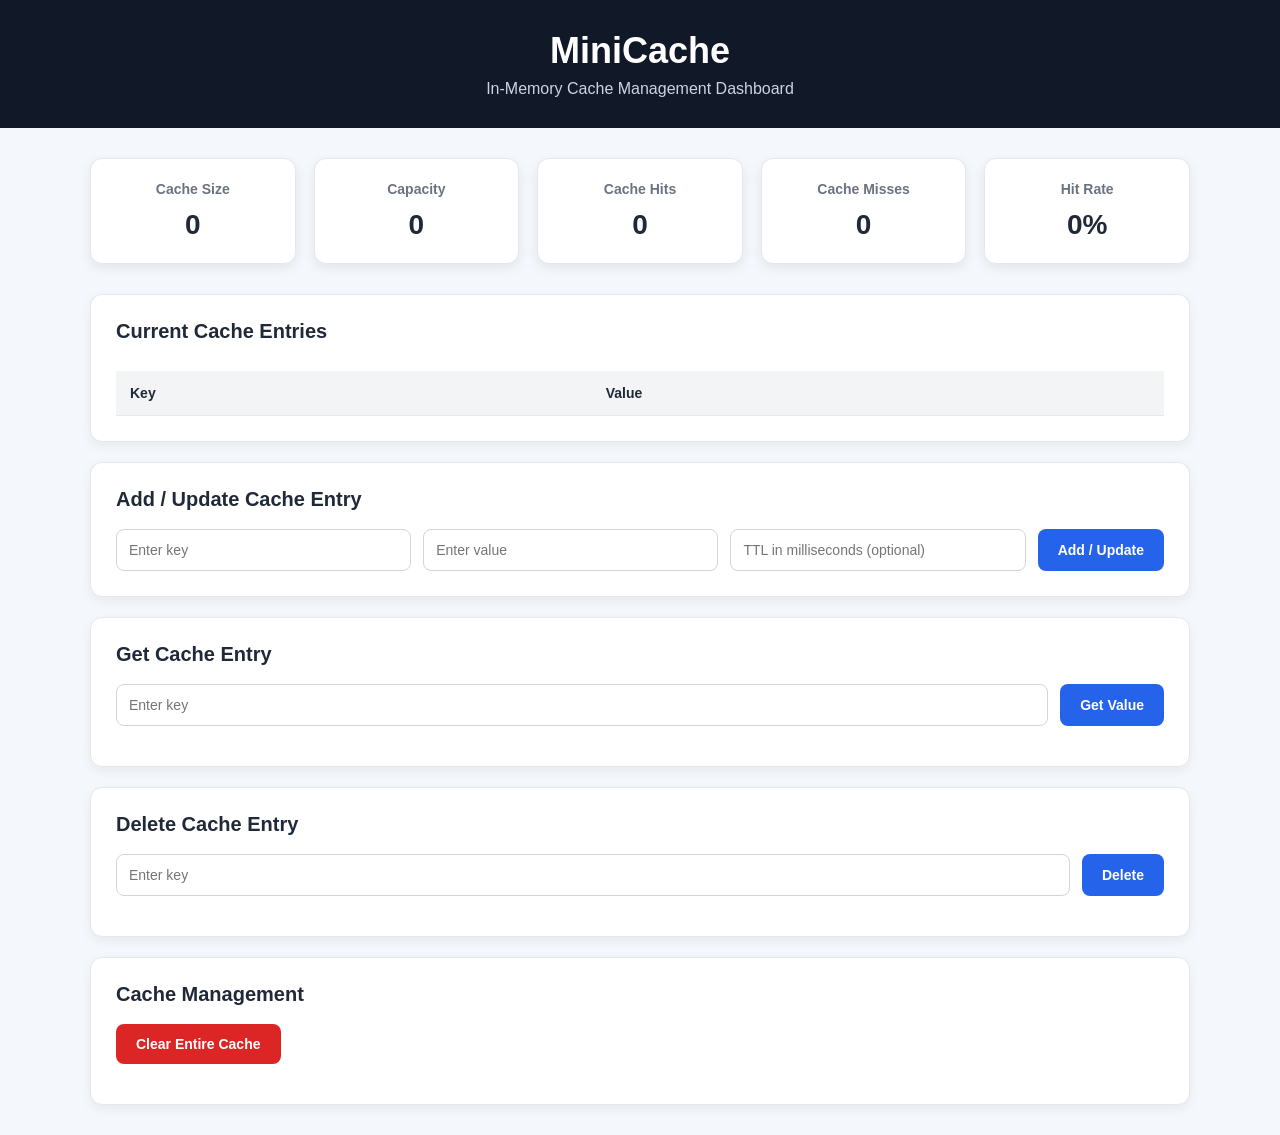
<file: frontend/index.html>
<!DOCTYPE html>
<html lang="en">

<head>
    <meta charset="UTF-8">
    <meta name="viewport" content="width=device-width, initial-scale=1.0">

    <title>MiniCache Dashboard</title>

    <link rel="stylesheet" href="style.css">
</head>

<body>

<header>
    <h1>MiniCache</h1>
    <p>In-Memory Cache Management Dashboard</p>
</header>

<main>

    <!-- Cache Information -->

    <section class="dashboard">

        <div class="card">
            <h3>Cache Size</h3>
            <p id="cacheSize">0</p>
        </div>

        <div class="card">
            <h3>Capacity</h3>
            <p id="capacity">0</p>
        </div>

        <div class="card">
            <h3>Cache Hits</h3>
            <p id="hits">0</p>
        </div>

        <div class="card">
            <h3>Cache Misses</h3>
            <p id="misses">0</p>
        </div>

        <div class="card">
            <h3>Hit Rate</h3>
            <p id="hitRate">0%</p>
        </div>

    </section>
    <!-- Cache Entries -->

    <section class="panel">

        <h2>Current Cache Entries</h2>

        <div class="table-container">

            <table>

                <thead>
                <tr>
                    <th>Key</th>
                    <th>Value</th>
                </tr>
                </thead>

                <tbody id="cacheEntries">
                </tbody>

            </table>

        </div>

    </section>

    <!-- Add Cache Entry -->

    <section class="panel">

        <h2>Add / Update Cache Entry</h2>

        <div class="form">

            <input
                    type="text"
                    id="key"
                    placeholder="Enter key"
            >

            <input
                    type="text"
                    id="value"
                    placeholder="Enter value"
            >

            <input
                    type="number"
                    id="ttl"
                    placeholder="TTL in milliseconds (optional)"
            >

            <button onclick="setCache()">
                Add / Update
            </button>

        </div>

    </section>


    <!-- Get Cache Entry -->

    <section class="panel">

        <h2>Get Cache Entry</h2>

        <div class="form">

            <input
                    type="text"
                    id="getKey"
                    placeholder="Enter key"
            >

            <button onclick="getCache()">
                Get Value
            </button>

        </div>

        <p id="getResult"></p>

    </section>


    <!-- Delete Cache Entry -->

    <section class="panel">

        <h2>Delete Cache Entry</h2>

        <div class="form">

            <input
                    type="text"
                    id="deleteKey"
                    placeholder="Enter key"
            >

            <button onclick="deleteCache()">
                Delete
            </button>

        </div>

        <p id="deleteResult"></p>

    </section>


    <!-- Clear Cache -->

    <section class="panel">

        <h2>Cache Management</h2>

        <button class="clear-button" onclick="clearCache()">
            Clear Entire Cache
        </button>

        <p id="clearResult"></p>

    </section>

</main>

<script src="script.js"></script>

</body>

</html>
</file>
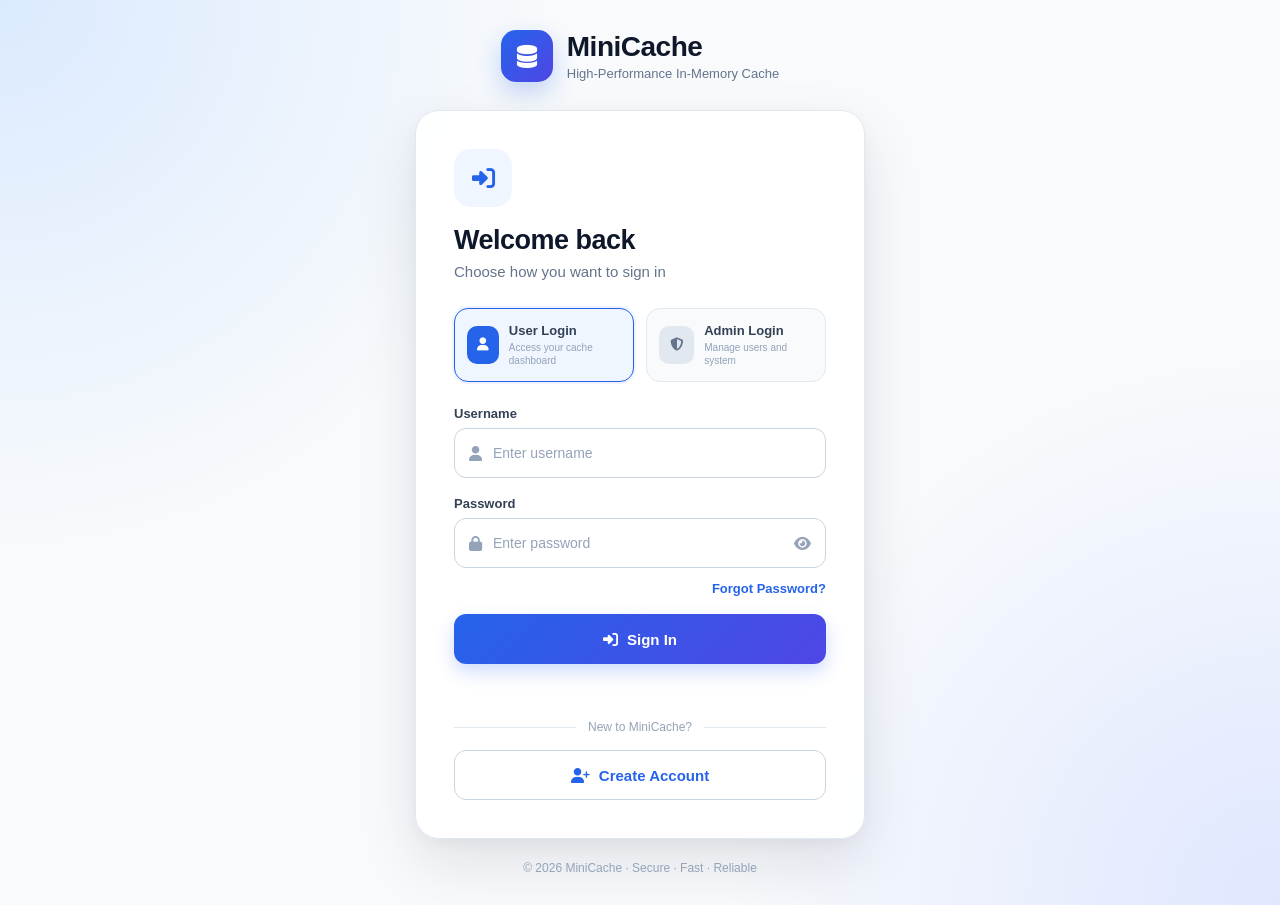
<file: src/main/resources/static/login.html>
<!DOCTYPE html>
<html lang="en">

<head>

    <meta charset="UTF-8">

    <meta name="viewport"
          content="width=device-width, initial-scale=1.0">

    <title>MiniCache | Login</title>

    <link rel="stylesheet"
          href="auth.css">

    <link rel="stylesheet"
          href="https://cdnjs.cloudflare.com/ajax/libs/font-awesome/6.5.2/css/all.min.css">

</head>

<body>

<div class="auth-page">

    <!-- BRAND -->

    <div class="auth-brand">

        <div class="brand-logo">
            <i class="fa-solid fa-database"></i>
        </div>

        <div>

            <h1>MiniCache</h1>

            <p>
                High-Performance In-Memory Cache
            </p>

        </div>

    </div>


    <!-- LOGIN CARD -->

    <div class="auth-card">

        <div class="auth-icon">

            <i class="fa-solid fa-right-to-bracket"></i>

        </div>


        <h2>Welcome back</h2>

        <p class="subtitle">
            Choose how you want to sign in
        </p>


        <!-- LOGIN TYPE -->

        <div class="login-options">

            <button
                    class="login-option active"
                    id="userLoginOption">

                <i class="fa-solid fa-user"></i>

                <span>
                        <strong>User Login</strong>
                        <small>Access your cache dashboard</small>
                    </span>

            </button>


            <button
                    class="login-option"
                    id="adminLoginOption">

                <i class="fa-solid fa-shield-halved"></i>

                <span>
                        <strong>Admin Login</strong>
                        <small>Manage users and system</small>
                    </span>

            </button>

        </div>


        <!-- LOGIN FORM -->

        <form id="loginForm" autocomplete="off">
            <div class="input-group">

                <label>
                    Username
                </label>

                <div class="input-box">

                    <i class="fa-solid fa-user"></i>

                    <input
                            type="text"
                            id="loginUsername"
                            placeholder="Enter username"
                            autocomplete="off"
                            required>

                </div>

            </div>


            <div class="input-group">

                <label>
                    Password
                </label>

                <div class="input-box">

                    <i class="fa-solid fa-lock"></i>

                    <input
                            type="password"
                            id="loginPassword"
                            placeholder="Enter password"
                            autocomplete="new-password"
                            required>

                    <i
                            class="fa-solid fa-eye password-toggle"
                            id="loginPasswordToggle">
                    </i>

                </div>

            </div>


            <div class="login-extra">

                <a href="#"
                   id="forgotPasswordLink">

                    Forgot Password?

                </a>

            </div>


            <button
                    type="submit"
                    class="primary-btn">

                <i class="fa-solid fa-right-to-bracket"></i>

                <span id="loginButtonText">
                        Sign In
                    </span>

            </button>


            <p
                    id="loginMessage"
                    class="auth-message">
            </p>

        </form>


        <!-- SIGNUP -->

        <div class="divider">

            <span>New to MiniCache?</span>

        </div>


        <button
                class="secondary-btn"
                id="goToSignup">

            <i class="fa-solid fa-user-plus"></i>

            Create Account

        </button>

    </div>


    <p class="footer-text">

        © 2026 MiniCache · Secure · Fast · Reliable

    </p>

</div>


<script src="login.js"></script>

</body>

</html>
</file>
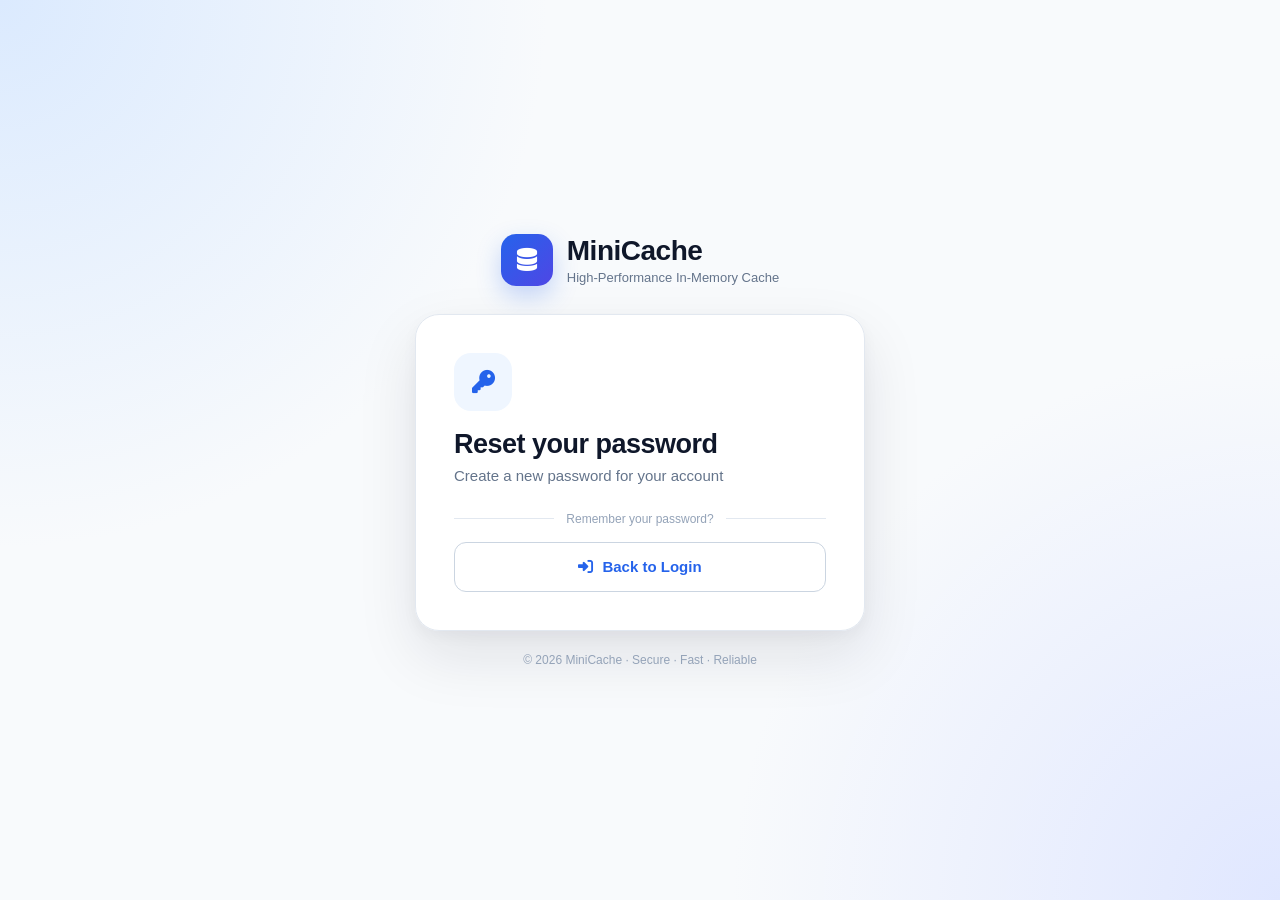
<file: src/main/resources/static/reset-password.html>
<!DOCTYPE html>
<html lang="en">

<head>

    <meta charset="UTF-8">

    <meta name="viewport"
          content="width=device-width, initial-scale=1.0">

    <title>MiniCache | Reset Password</title>

    <link rel="stylesheet"
          href="auth.css">

    <link rel="stylesheet"
          href="https://cdnjs.cloudflare.com/ajax/libs/font-awesome/6.5.2/css/all.min.css">

</head>

<body>

<div class="auth-page">

    <div class="auth-brand">

        <div class="brand-logo">
            <i class="fa-solid fa-database"></i>
        </div>

        <div>
            <h1>MiniCache</h1>

            <p>
                High-Performance In-Memory Cache
            </p>
        </div>

    </div>


    <div class="auth-card">

        <div class="auth-icon">
            <i class="fa-solid fa-key"></i>
        </div>

        <h2>Reset your password</h2>

        <p class="subtitle">
            Create a new password for your account
        </p>


        <form id="resetPasswordForm">

            <div class="input-group">

                <label>
                    New Password
                </label>

                <div class="input-box">

                    <i class="fa-solid fa-lock"></i>

                    <input
                            type="password"
                            id="newPassword"
                            placeholder="Enter new password"
                            minlength="8"
                            required>

                    <i
                            class="fa-solid fa-eye password-toggle"
                            id="newPasswordToggle">
                    </i>

                </div>

            </div>


            <div class="input-group">

                <label>
                    Confirm Password
                </label>

                <div class="input-box">

                    <i class="fa-solid fa-lock"></i>

                    <input
                            type="password"
                            id="confirmPassword"
                            placeholder="Confirm new password"
                            minlength="8"
                            required>

                    <i
                            class="fa-solid fa-eye password-toggle"
                            id="confirmPasswordToggle">
                    </i>

                </div>

            </div>


            <button
                    type="submit"
                    class="primary-btn">

                <i class="fa-solid fa-key"></i>

                Reset Password

            </button>


            <p
                    id="resetMessage"
                    class="auth-message">
            </p>

        </form>


        <div class="divider">
            <span>Remember your password?</span>
        </div>


        <button
                class="secondary-btn"
                id="goToLogin">

            <i class="fa-solid fa-right-to-bracket"></i>

            Back to Login

        </button>

    </div>


    <p class="footer-text">

        © 2026 MiniCache · Secure · Fast · Reliable

    </p>

</div>


<script src="reset-password.js"></script>

</body>

</html>
</file>
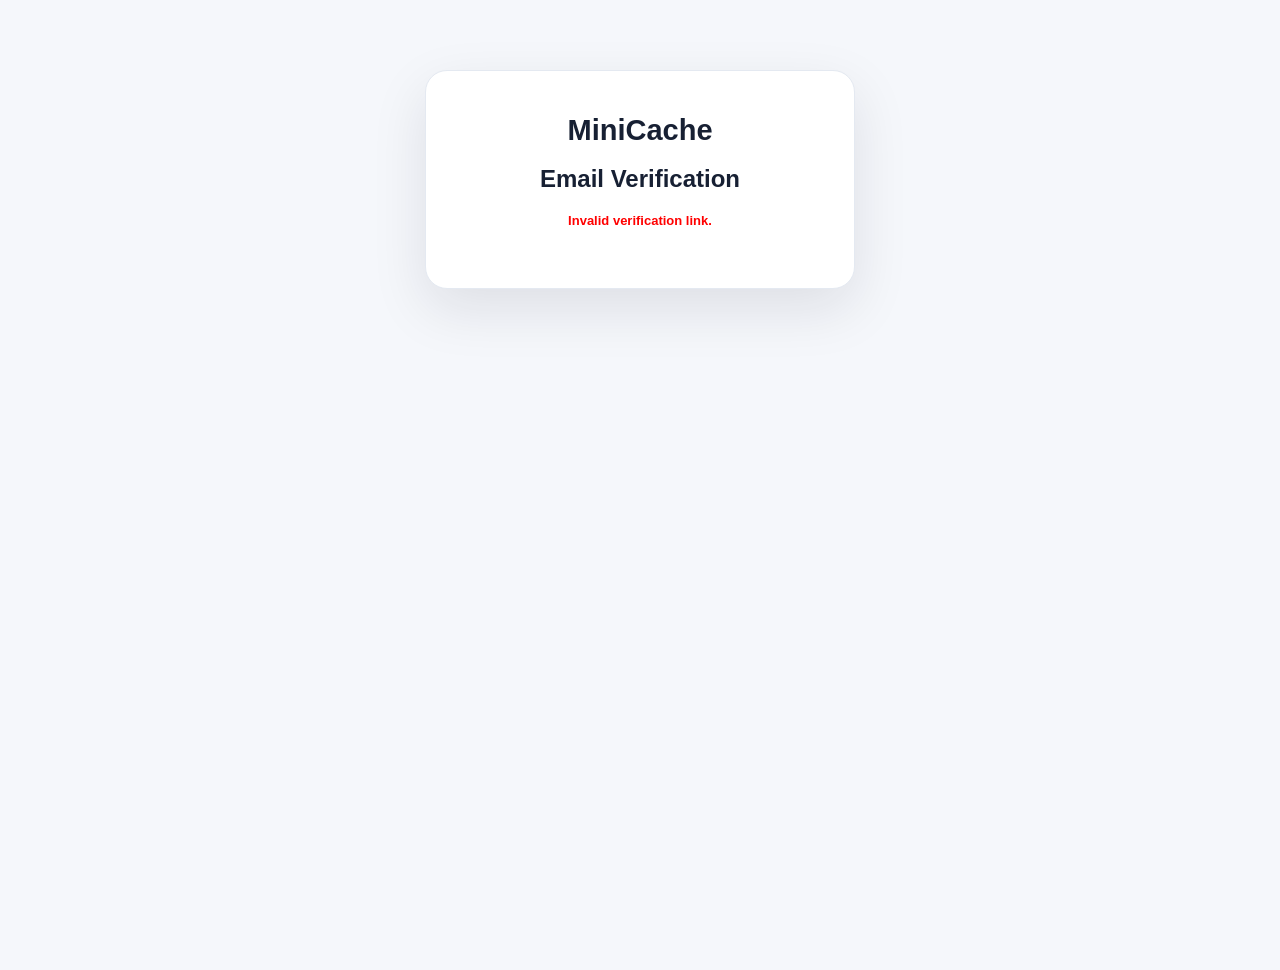
<file: src/main/resources/static/verify-email.html>
<!DOCTYPE html>
<html lang="en">

<head>

    <meta charset="UTF-8">

    <meta name="viewport"
          content="width=device-width, initial-scale=1.0">

    <title>Verify Email - MiniCache</title>

    <link rel="stylesheet" href="style.css">

</head>

<body>

<section class="login-container">

    <h1>MiniCache</h1>

    <h2>Email Verification</h2>

    <p id="verificationMessage">
        Verifying your email...
    </p>

    <button
            id="loginButton"
            style="display: none;"
            onclick="goToLogin()">
        Go to Login
    </button>

</section>


<script>

    const API_URL =
        "https://minicache-api.onrender.com";


    // ==================================================
    // VERIFY EMAIL
    // ==================================================

    async function verifyEmail() {

        const message =
            document.getElementById(
                "verificationMessage"
            );

        const loginButton =
            document.getElementById(
                "loginButton"
            );


        // Get token from URL

        const params =
            new URLSearchParams(
                window.location.search
            );

        const token =
            params.get("token");


        // Check token

        if (!token) {

            message.textContent =
                "Invalid verification link.";

            message.style.color =
                "red";

            return;
        }


        try {

            const response =
                await fetch(
                    `${API_URL}/auth/verify-email?token=${encodeURIComponent(token)}`
                );


            const data =
                await response.json();


            console.log(
                "Email verification response:",
                data
            );


            if (
                response.ok &&
                data.success
            ) {

                message.textContent =
                    "Email verified successfully! You can now login.";

                message.style.color =
                    "green";

                loginButton.style.display =
                    "block";

            } else {

                message.textContent =
                    data.message ||
                    "Email verification failed.";

                message.style.color =
                    "red";
            }


        } catch (error) {

            console.error(
                "Email verification error:",
                error
            );

            message.textContent =
                "Unable to connect to the server.";

            message.style.color =
                "red";
        }
    }


    // ==================================================
    // GO TO LOGIN
    // ==================================================

    function goToLogin() {

        window.location.href =
            "index.html";
    }


    // ==================================================
    // START VERIFICATION
    // ==================================================

    document.addEventListener(
        "DOMContentLoaded",
        verifyEmail
    );

</script>

</body>

</html>
</file>
<file: frontend/style.css>
* {
    box-sizing: border-box;
    margin: 0;
    padding: 0;
}

body {
    font-family: Arial, Helvetica, sans-serif;
    background: #f4f7fb;
    color: #1f2937;
    min-height: 100vh;
}

/* Header */

header {
    background: #111827;
    color: white;
    text-align: center;
    padding: 30px 20px;
}

header h1 {
    font-size: 36px;
    margin-bottom: 8px;
}

header p {
    color: #cbd5e1;
    font-size: 16px;
}

/* Main container */

main {
    width: 90%;
    max-width: 1100px;
    margin: 30px auto;
}

/* Statistics */

.dashboard {
    display: grid;
    grid-template-columns: repeat(5, 1fr);
    gap: 18px;
    margin-bottom: 30px;
}

.card {
    background: white;
    padding: 22px;
    border-radius: 12px;
    text-align: center;
    box-shadow: 0 4px 12px rgba(0, 0, 0, 0.08);
    border: 1px solid #e5e7eb;
}

.card h3 {
    font-size: 14px;
    color: #6b7280;
    margin-bottom: 12px;
}

.card p {
    font-size: 28px;
    font-weight: bold;
}

/* Panels */

.panel {
    background: white;
    padding: 25px;
    margin-bottom: 20px;
    border-radius: 12px;
    box-shadow: 0 4px 12px rgba(0, 0, 0, 0.06);
    border: 1px solid #e5e7eb;
}

.panel h2 {
    margin-bottom: 18px;
    font-size: 20px;
}

/* Forms */

.form {
    display: flex;
    gap: 12px;
    flex-wrap: wrap;
}

input {
    flex: 1;
    min-width: 180px;
    padding: 12px;
    border: 1px solid #d1d5db;
    border-radius: 8px;
    font-size: 14px;
    outline: none;
}

input:focus {
    border-color: #2563eb;
}

/* Buttons */

button {
    padding: 12px 20px;
    border: none;
    border-radius: 8px;
    background: #2563eb;
    color: white;
    font-size: 14px;
    font-weight: bold;
    cursor: pointer;
}

button:hover {
    background: #1d4ed8;
}

.clear-button {
    background: #dc2626;
}

.clear-button:hover {
    background: #b91c1c;
}

/* Result messages */

#getResult,
#deleteResult,
#clearResult {
    margin-top: 15px;
    font-weight: bold;
}

/* Responsive design */

@media (max-width: 900px) {
    .dashboard {
        grid-template-columns: repeat(2, 1fr);
    }
}

@media (max-width: 600px) {
    .dashboard {
        grid-template-columns: 1fr;
    }

    main {
        width: 94%;
    }

    header h1 {
        font-size: 30px;
    }

    .form {
        flex-direction: column;
    }

    input,
    button {
        width: 100%;
    }
}
/* Cache entries table */

.table-container {
    overflow-x: auto;
}

table {
    width: 100%;
    border-collapse: collapse;
    margin-top: 10px;
}

th,
td {
    padding: 14px;
    text-align: left;
    border-bottom: 1px solid #e5e7eb;
}

th {
    background: #f3f4f6;
    font-size: 14px;
}

td {
    font-size: 14px;
}

tr:hover {
    background: #f9fafb;
}
</file>
<file: src/main/resources/static/auth.css>
* {
    margin: 0;
    padding: 0;
    box-sizing: border-box;
}

body {
    font-family: "Segoe UI", Arial, sans-serif;
    min-height: 100vh;
    background:
            radial-gradient(circle at top left, #dbeafe 0%, transparent 35%),
            radial-gradient(circle at bottom right, #e0e7ff 0%, transparent 35%),
            #f8fafc;
    color: #0f172a;
}

.auth-page {
    min-height: 100vh;
    display: flex;
    flex-direction: column;
    align-items: center;
    justify-content: center;
    padding: 30px 20px;
}

/* BRAND */

.auth-brand {
    display: flex;
    align-items: center;
    gap: 14px;
    margin-bottom: 28px;
}

.brand-logo {
    width: 52px;
    height: 52px;
    border-radius: 15px;
    display: flex;
    align-items: center;
    justify-content: center;
    background: linear-gradient(135deg, #2563eb, #4f46e5);
    color: white;
    font-size: 23px;
    box-shadow: 0 10px 25px rgba(37, 99, 235, 0.25);
}

.auth-brand h1 {
    font-size: 28px;
    font-weight: 750;
    letter-spacing: -0.5px;
}

.auth-brand p {
    margin-top: 3px;
    color: #64748b;
    font-size: 13px;
}


/* CARD */

.auth-card {
    width: 100%;
    max-width: 450px;
    background: rgba(255, 255, 255, 0.96);
    border: 1px solid #e2e8f0;
    border-radius: 24px;
    padding: 38px;
    box-shadow:
            0 25px 60px rgba(15, 23, 42, 0.10),
            0 5px 15px rgba(15, 23, 42, 0.04);
}

.auth-icon {
    width: 58px;
    height: 58px;
    border-radius: 17px;
    display: flex;
    align-items: center;
    justify-content: center;
    margin-bottom: 18px;
    background: #eff6ff;
    color: #2563eb;
    font-size: 23px;
}

.auth-card h2 {
    font-size: 27px;
    margin-bottom: 7px;
    letter-spacing: -0.5px;
}

.subtitle {
    color: #64748b;
    margin-bottom: 28px;
    font-size: 15px;
}


/* INPUTS */

.input-group {
    margin-bottom: 18px;
}

.input-group label {
    display: block;
    font-size: 13px;
    font-weight: 650;
    color: #334155;
    margin-bottom: 7px;
}

.input-box {
    height: 50px;
    display: flex;
    align-items: center;
    gap: 11px;
    padding: 0 14px;
    border: 1px solid #cbd5e1;
    border-radius: 12px;
    background: #ffffff;
    transition: 0.2s ease;
}

.input-box i {
    color: #94a3b8;
    font-size: 15px;
}

.input-box:focus-within {
    border-color: #2563eb;
    box-shadow: 0 0 0 4px rgba(37, 99, 235, 0.10);
}

.input-box input {
    width: 100%;
    border: none;
    outline: none;
    background: transparent;
    font-size: 14px;
    color: #0f172a;
}

.input-box input::placeholder {
    color: #94a3b8;
}

.password-toggle {
    cursor: pointer;
    transition: 0.2s;
}

.password-toggle:hover {
    color: #2563eb;
}


/* BUTTONS */

.primary-btn,
.secondary-btn {
    width: 100%;
    height: 50px;
    border-radius: 12px;
    font-size: 15px;
    font-weight: 650;
    cursor: pointer;
    display: flex;
    align-items: center;
    justify-content: center;
    gap: 9px;
    transition: 0.2s ease;
}

.primary-btn {
    border: none;
    background: linear-gradient(135deg, #2563eb, #4f46e5);
    color: white;
    margin-top: 7px;
    box-shadow: 0 8px 18px rgba(37, 99, 235, 0.22);
}

.primary-btn:hover {
    transform: translateY(-1px);
    box-shadow: 0 12px 24px rgba(37, 99, 235, 0.28);
}

.secondary-btn {
    border: 1px solid #cbd5e1;
    background: white;
    color: #2563eb;
}

.secondary-btn:hover {
    background: #f8fafc;
    border-color: #2563eb;
}


/* DIVIDER */

.divider {
    display: flex;
    align-items: center;
    gap: 12px;
    margin: 24px 0 16px;
    color: #94a3b8;
    font-size: 12px;
}

.divider::before,
.divider::after {
    content: "";
    flex: 1;
    height: 1px;
    background: #e2e8f0;
}


/* MESSAGE */

.auth-message {
    min-height: 20px;
    margin-top: 12px;
    text-align: center;
    font-size: 13px;
}


/* FOOTER */

.footer-text {
    margin-top: 22px;
    color: #94a3b8;
    font-size: 12px;
    text-align: center;
}


/* MOBILE */

@media (max-width: 520px) {

    .auth-card {
        padding: 28px 22px;
        border-radius: 20px;
    }

    .auth-brand h1 {
        font-size: 24px;
    }

    .auth-brand p {
        font-size: 12px;
    }
}
/* LOGIN OPTIONS */

.login-options {
    display: grid;
    grid-template-columns: 1fr 1fr;
    gap: 12px;
    margin-bottom: 24px;
}

.login-option {
    border: 1px solid #e2e8f0;
    background: #f8fafc;
    border-radius: 14px;
    padding: 14px 12px;
    cursor: pointer;
    display: flex;
    align-items: center;
    gap: 10px;
    text-align: left;
    transition: 0.2s ease;
    color: #475569;
}

.login-option > i {
    width: 38px;
    height: 38px;
    border-radius: 10px;
    display: flex;
    align-items: center;
    justify-content: center;
    background: #e2e8f0;
    color: #64748b;
}

.login-option span {
    display: flex;
    flex-direction: column;
    gap: 3px;
}

.login-option strong {
    font-size: 13px;
    color: #334155;
}

.login-option small {
    font-size: 10px;
    color: #94a3b8;
    line-height: 1.3;
}

.login-option:hover {
    border-color: #93c5fd;
    background: #eff6ff;
}

.login-option.active {
    border-color: #2563eb;
    background: #eff6ff;
    box-shadow: 0 0 0 2px rgba(37, 99, 235, 0.08);
}

.login-option.active > i {
    background: #2563eb;
    color: white;
}


/* ADMIN SELECTED */

.login-option.admin-active {
    border-color: #7c3aed;
    background: #f5f3ff;
}

.login-option.admin-active > i {
    background: #7c3aed;
    color: white;
}


/* LOGIN EXTRA */

.login-extra {
    display: flex;
    justify-content: flex-end;
    margin-top: -5px;
    margin-bottom: 18px;
}

.login-extra a {
    color: #2563eb;
    text-decoration: none;
    font-size: 13px;
    font-weight: 600;
}

.login-extra a:hover {
    text-decoration: underline;
}


/* MOBILE LOGIN OPTIONS */

@media (max-width: 520px) {

    .login-options {
        grid-template-columns: 1fr;
    }

}
</file>
<file: src/main/resources/static/style.css>
/* =========================================================
   MINICACHE — PROFESSIONAL DASHBOARD
   ========================================================= */

* {
    box-sizing: border-box;
    margin: 0;
    padding: 0;
}

html {
    scroll-behavior: smooth;
}

body {
    font-family: "Inter", "Segoe UI", Arial, sans-serif;
    background: #f5f7fb;
    color: #172033;
    min-height: 100vh;
    line-height: 1.5;
}

button,
input,
textarea {
    font-family: inherit;
}

button {
    cursor: pointer;
}

input,
textarea {
    outline: none;
}

a {
    color: inherit;
    text-decoration: none;
}


/* =========================================================
   LEGACY AUTH
   ========================================================= */

.login-container {
    width: min(430px, calc(100% - 30px));
    margin: 70px auto;
    padding: 38px;
    background: #ffffff;
    border: 1px solid #e4e9f1;
    border-radius: 22px;
    box-shadow: 0 20px 55px rgba(15, 23, 42, 0.10);
    text-align: center;
}

.login-container h1 {
    color: #172033;
    font-size: 29px;
    font-weight: 800;
    margin-bottom: 8px;
}

.login-container h2 {
    margin-bottom: 14px;
}

.login-container p {
    color: #64748b;
    font-size: 13px;
    margin-bottom: 20px;
}

.login-container input {
    width: 100%;
    height: 48px;
    padding: 0 14px;
    margin-bottom: 14px;
    border: 1px solid #dbe2ec;
    border-radius: 10px;
    background: #f8fafc;
    color: #172033;
    font-size: 13px;
}

.login-container input:focus {
    background: #ffffff;
    border-color: #4f46e5;
    box-shadow: 0 0 0 4px rgba(79, 70, 229, 0.09);
}

.login-container button {
    width: 100%;
    min-height: 48px;
    border: none;
    border-radius: 10px;
    background: linear-gradient(135deg, #2563eb, #4f46e5);
    color: #ffffff;
    font-weight: 700;
    font-size: 14px;
}

.login-container a {
    display: block;
    margin-top: 16px;
    color: #2563eb;
    font-size: 13px;
    font-weight: 600;
}

#registerMessage,
#forgotPasswordMessage,
#resetPasswordMessage,
#verificationMessage,
#loginMessage {
    margin-top: 12px;
    font-weight: 600;
}


/* =========================================================
   DASHBOARD APP
   ========================================================= */

.dashboard-app {
    min-height: 100vh;
    display: flex;
    background: #f5f7fb;
}


/* =========================================================
   SIDEBAR
   ========================================================= */

.sidebar {
    position: fixed;
    left: 0;
    top: 0;
    bottom: 0;

    width: 255px;

    display: flex;
    flex-direction: column;

    padding: 25px 16px;

    background:
            linear-gradient(
                    180deg,
                    #0f172a 0%,
                    #111827 55%,
                    #172554 100%
            );

    color: #ffffff;

    box-shadow: 8px 0 30px rgba(15, 23, 42, 0.12);

    z-index: 100;
}


/* Brand */

.sidebar-brand {
    display: flex;
    align-items: center;
    gap: 12px;

    padding: 4px 10px 25px;

    border-bottom: 1px solid rgba(255,255,255,0.08);
}

.brand-icon {
    width: 43px;
    height: 43px;

    display: flex;
    align-items: center;
    justify-content: center;

    border-radius: 13px;

    background: linear-gradient(135deg, #2563eb, #6366f1);

    color: white;

    font-size: 18px;

    box-shadow: 0 8px 20px rgba(37,99,235,0.30);
}

.brand-text h2 {
    font-size: 18px;
    font-weight: 800;
    letter-spacing: -0.4px;
}

.brand-text span {
    display: block;

    margin-top: 1px;

    color: #94a3b8;

    font-size: 10px;
}


/* Navigation */

.sidebar-nav {
    display: flex;
    flex-direction: column;

    gap: 4px;

    margin-top: 24px;

    overflow-y: auto;
}

.nav-item {
    display: flex;
    align-items: center;
    gap: 12px;

    min-height: 43px;

    padding: 0 13px;

    border-radius: 10px;

    color: #94a3b8;

    font-size: 12px;
    font-weight: 600;

    transition: 0.2s ease;
}

.nav-item i {
    width: 18px;

    text-align: center;

    font-size: 14px;
}

.nav-item:hover {
    color: #ffffff;
    background: rgba(255,255,255,0.07);
}

.nav-item.active {
    color: #ffffff;

    background:
            linear-gradient(
                    135deg,
                    rgba(37,99,235,0.95),
                    rgba(79,70,229,0.95)
            );

    box-shadow:
            0 7px 18px rgba(37,99,235,0.20);
}

.nav-divider {
    height: 1px;

    margin: 14px 8px;

    background: rgba(255,255,255,0.08);
}

.admin-nav-item {
    color: #c4b5fd;
}

.admin-nav-item:hover {
    background: rgba(124,58,237,0.15);
}


/* Sidebar bottom */

.sidebar-bottom {
    margin-top: auto;

    padding-top: 17px;

    border-top: 1px solid rgba(255,255,255,0.08);
}

.sidebar-user {
    display: flex;
    align-items: center;
    gap: 10px;

    padding: 9px;
}

.sidebar-avatar {
    width: 37px;
    height: 37px;

    display: flex;
    align-items: center;
    justify-content: center;

    border-radius: 50%;

    background: rgba(255,255,255,0.10);

    color: #93c5fd;

    font-size: 13px;
}

.sidebar-user-info {
    min-width: 0;

    display: flex;
    flex-direction: column;
}

.sidebar-user-info strong {
    max-width: 130px;

    overflow: hidden;
    text-overflow: ellipsis;
    white-space: nowrap;

    color: #ffffff;

    font-size: 12px;
}

.sidebar-user-info span {
    margin-top: 2px;

    color: #94a3b8;

    font-size: 9px;
    font-weight: 700;
}

.sidebar-logout {
    width: 100%;

    min-height: 39px;

    margin-top: 8px;

    display: flex;
    align-items: center;
    justify-content: center;
    gap: 8px;

    border: 1px solid rgba(255,255,255,0.09);

    border-radius: 9px;

    background: rgba(255,255,255,0.05);

    color: #cbd5e1;

    font-size: 11px;
    font-weight: 700;

    transition: 0.2s ease;
}

.sidebar-logout:hover {
    background: rgba(239,68,68,0.14);
    border-color: rgba(248,113,113,0.20);
    color: #fecaca;
}


/* =========================================================
   MAIN CONTENT
   ========================================================= */

.main-content {
    width: calc(100% - 255px);

    margin-left: 255px;

    min-height: 100vh;

    padding: 0 35px 45px;
}


/* =========================================================
   TOPBAR
   ========================================================= */

.topbar {
    min-height: 105px;

    display: flex;
    align-items: center;
    justify-content: space-between;

    gap: 25px;

    padding: 24px 0;

    background: transparent;

    color: #172033;
}

.topbar-left {
    min-width: 0;
}

.page-label {
    display: block;

    margin-bottom: 4px;

    color: #6366f1;

    font-size: 9px;
    font-weight: 800;

    letter-spacing: 1.2px;
}

.topbar-left h1 {
    color: #172033;

    font-size: 26px;
    font-weight: 800;

    letter-spacing: -0.7px;
}

.topbar-left p {
    margin-top: 2px;

    color: #64748b;

    font-size: 11px;
}

.topbar-right {
    display: flex;
    align-items: center;
    gap: 12px;
}


/* Backend status */

.backend-status-card {
    min-width: 120px;

    display: flex;
    align-items: center;
    gap: 9px;

    padding: 9px 13px;

    background: #ffffff;

    border: 1px solid #e4e9f1;

    border-radius: 11px;

    box-shadow: 0 5px 18px rgba(15,23,42,0.04);
}

.status-indicator {
    width: 8px;
    height: 8px;

    flex-shrink: 0;

    border-radius: 50%;

    background: #22c55e;

    box-shadow: 0 0 0 4px rgba(34,197,94,0.10);
}

.backend-status-card small {
    display: block;

    color: #94a3b8;

    font-size: 8px;

    text-transform: uppercase;
    letter-spacing: 0.5px;
}

.backend-status-card strong {
    display: block;

    margin-top: 1px;

    color: #16a34a;

    font-size: 10px;
}


/* Profile */

.profile-card {
    display: flex;
    align-items: center;
    gap: 9px;

    padding: 7px 12px 7px 7px;

    background: #ffffff;

    border: 1px solid #e4e9f1;

    border-radius: 11px;

    box-shadow: 0 5px 18px rgba(15,23,42,0.04);
}

.profile-avatar {
    width: 34px;
    height: 34px;

    display: flex;
    align-items: center;
    justify-content: center;

    border-radius: 9px;

    background: #eff6ff;

    color: #2563eb;

    font-size: 12px;
}

.profile-info {
    display: flex;
    flex-direction: column;
}

.profile-info strong {
    color: #334155;

    font-size: 10px;
}

.profile-info span {
    margin-top: 1px;

    color: #6366f1;

    font-size: 8px;
    font-weight: 800;
}


/* =========================================================
   DASHBOARD SECTIONS
   ========================================================= */

.dashboard-section {
    scroll-margin-top: 25px;

    margin-bottom: 25px;
}


/* =========================================================
   WELCOME BANNER
   ========================================================= */

.welcome-banner {
    position: relative;

    min-height: 190px;

    display: flex;
    align-items: center;
    justify-content: space-between;

    overflow: hidden;

    padding: 32px 38px;

    border-radius: 20px;

    background:
            radial-gradient(
                    circle at 85% 25%,
                    rgba(129,140,248,0.30),
                    transparent 27%
            ),
            linear-gradient(
                    135deg,
                    #0f1b3d,
                    #172554 52%,
                    #3730a3
            );

    color: white;

    box-shadow:
            0 18px 40px rgba(30,41,94,0.16);
}

.welcome-banner::before {
    content: "";

    position: absolute;

    width: 240px;
    height: 240px;

    right: 30px;
    top: -100px;

    border: 40px solid rgba(255,255,255,0.035);

    border-radius: 50%;
}

.welcome-content {
    position: relative;

    z-index: 2;

    max-width: 650px;
}

.welcome-badge {
    display: inline-flex;
    align-items: center;
    gap: 6px;

    color: #bfdbfe;

    font-size: 9px;
    font-weight: 800;

    letter-spacing: 0.8px;
}

.welcome-badge i {
    color: #60a5fa;
}

.welcome-content h2 {
    margin-top: 9px;

    color: #ffffff;

    font-size: 28px;
    font-weight: 800;

    letter-spacing: -0.7px;
}

.welcome-content p {
    margin-top: 8px;

    color: #cbd5e1;

    font-size: 12px;

    line-height: 1.7;
}

.welcome-graphic {
    position: relative;

    width: 125px;
    height: 125px;

    display: flex;
    align-items: center;
    justify-content: center;

    flex-shrink: 0;

    border-radius: 50%;

    background: rgba(255,255,255,0.07);

    border: 1px solid rgba(255,255,255,0.08);

    z-index: 2;
}

.welcome-graphic i {
    color: #93c5fd;

    font-size: 45px;
}


/* =========================================================
   STATISTICS
   ========================================================= */

.stats-grid {
    display: grid;

    grid-template-columns:
        repeat(3, minmax(0, 1fr));

    gap: 14px;

    margin-top: 17px;
}

.stat-card {
    min-height: 110px;

    display: flex;
    align-items: center;

    gap: 13px;

    padding: 19px;

    background: #ffffff;

    border: 1px solid #e4e9f1;

    border-radius: 15px;

    box-shadow: 0 7px 23px rgba(15,23,42,0.04);

    transition: 0.2s ease;
}

.stat-card:hover {
    transform: translateY(-3px);

    box-shadow:
            0 14px 30px rgba(15,23,42,0.08);
}

.stat-icon {
    width: 43px;
    height: 43px;

    display: flex;
    align-items: center;
    justify-content: center;

    flex-shrink: 0;

    border-radius: 12px;

    font-size: 15px;
}

.stat-icon.blue {
    background: #eff6ff;
    color: #2563eb;
}

.stat-icon.purple {
    background: #f5f3ff;
    color: #7c3aed;
}

.stat-icon.green {
    background: #ecfdf5;
    color: #059669;
}

.stat-icon.orange {
    background: #fff7ed;
    color: #ea580c;
}

.stat-icon.cyan {
    background: #ecfeff;
    color: #0891b2;
}

.stat-icon.red {
    background: #fef2f2;
    color: #dc2626;
}

.stat-info {
    min-width: 0;

    display: flex;
    flex-direction: column;
}

.stat-info span {
    color: #64748b;

    font-size: 10px;
    font-weight: 700;
}

.stat-info strong {
    margin-top: 2px;

    color: #172033;

    font-size: 23px;
    font-weight: 800;
}

.stat-info small {
    margin-top: 1px;

    color: #94a3b8;

    font-size: 8px;
}


/* =========================================================
   SECTION HEADING
   ========================================================= */

.section-heading {
    display: flex;

    align-items: flex-end;
    justify-content: space-between;

    gap: 20px;

    margin-bottom: 15px;
}

.section-heading > div > span {
    display: block;

    color: #6366f1;

    font-size: 8px;
    font-weight: 800;

    letter-spacing: 1px;
}

.section-heading h2 {
    margin-top: 3px;

    color: #172033;

    font-size: 20px;
    font-weight: 800;
}

.section-heading > p {
    max-width: 400px;

    color: #64748b;

    font-size: 10px;

    text-align: right;
}


/* =========================================================
   CACHE MANAGEMENT
   ========================================================= */

.management-grid {
    display: grid;

    grid-template-columns:
        repeat(2, minmax(0, 1fr));

    gap: 15px;
}

.management-card {
    padding: 21px;

    background: #ffffff;

    border: 1px solid #e4e9f1;

    border-radius: 15px;

    box-shadow: 0 7px 23px rgba(15,23,42,0.04);
}

.management-header {
    display: flex;
    align-items: center;

    gap: 11px;

    margin-bottom: 17px;
}

.management-icon {
    width: 39px;
    height: 39px;

    display: flex;
    align-items: center;
    justify-content: center;

    flex-shrink: 0;

    border-radius: 10px;

    font-size: 13px;
}

.management-icon.blue {
    background: #eff6ff;
    color: #2563eb;
}

.management-icon.green {
    background: #ecfdf5;
    color: #059669;
}

.management-icon.red {
    background: #fef2f2;
    color: #dc2626;
}

.management-icon.orange {
    background: #fff7ed;
    color: #ea580c;
}

.management-header h3 {
    color: #334155;

    font-size: 13px;
    font-weight: 750;
}

.management-header p {
    margin-top: 2px;

    color: #94a3b8;

    font-size: 9px;
}

.management-card input {
    width: 100%;

    height: 43px;

    margin-bottom: 9px;

    padding: 0 12px;

    border: 1px solid #dbe2ec;

    border-radius: 9px;

    background: #f8fafc;

    color: #172033;

    font-size: 11px;
}

.management-card input:focus {
    background: #ffffff;

    border-color: #6366f1;

    box-shadow:
            0 0 0 3px rgba(99,102,241,0.08);
}


/* =========================================================
   ACTION BUTTONS
   ========================================================= */

.action-button {
    min-height: 41px;

    display: inline-flex;
    align-items: center;
    justify-content: center;
    gap: 7px;

    padding: 0 15px;

    border: none;

    border-radius: 9px;

    font-size: 10px;
    font-weight: 750;

    transition: 0.2s ease;
}

.action-button.primary {
    background: linear-gradient(135deg, #2563eb, #4f46e5);
    color: #ffffff;
}

.action-button.success {
    background: linear-gradient(135deg, #059669, #047857);
    color: #ffffff;
}

.action-button.danger {
    background: linear-gradient(135deg, #ef4444, #dc2626);
    color: #ffffff;
}

.action-button.warning {
    background: linear-gradient(135deg, #f59e0b, #ea580c);
    color: #ffffff;
}

.purple-button {
    background: linear-gradient(135deg, #7c3aed, #6366f1);
    color: #ffffff;
}

.action-button:hover,
.purple-button:hover {
    transform: translateY(-1px);

    box-shadow:
            0 7px 17px rgba(37,99,235,0.18);
}


/* =========================================================
   RESULT BOXES
   ========================================================= */

.result-box {
    min-height: 39px;

    display: flex;
    align-items: center;

    margin-bottom: 9px;

    padding: 0 11px;

    border: 1px solid #e5eaf0;

    border-radius: 8px;

    background: #f8fafc;

    color: #64748b;

    font-size: 10px;
}

.operation-result {
    margin-top: 10px;

    color: #475569;

    font-size: 10px;

    font-weight: 700;
}

.warning-box {
    display: flex;
    align-items: center;
    gap: 8px;

    margin-bottom: 12px;

    padding: 10px;

    border-radius: 8px;

    background: #fff7ed;

    border: 1px solid #fed7aa;

    color: #9a3412;

    font-size: 9px;
}


/* =========================================================
   BULK / FEATURE CARDS
   ========================================================= */

.feature-card {
    display: flex;

    gap: 17px;

    padding: 22px;

    background: #ffffff;

    border: 1px solid #e4e9f1;

    border-radius: 15px;

    box-shadow: 0 7px 23px rgba(15,23,42,0.04);
}

.feature-icon {
    width: 44px;
    height: 44px;

    display: flex;
    align-items: center;
    justify-content: center;

    flex-shrink: 0;

    border-radius: 12px;

    font-size: 15px;
}

.feature-icon.purple {
    background: #f5f3ff;
    color: #7c3aed;
}

.feature-icon.cyan {
    background: #ecfeff;
    color: #0891b2;
}

.feature-content {
    flex: 1;
}

.feature-content h3 {
    color: #334155;

    font-size: 14px;
}

.feature-content > p {
    margin-top: 3px;
    margin-bottom: 14px;

    color: #64748b;

    font-size: 10px;
}

#bulkEntries {
    width: 100%;

    min-height: 175px;

    padding: 13px;

    margin-bottom: 10px;

    resize: vertical;

    border: 1px solid #dbe2ec;

    border-radius: 9px;

    background: #f8fafc;

    color: #334155;

    font-family:
            "Cascadia Code",
            Consolas,
            monospace;

    font-size: 11px;

    line-height: 1.6;
}

#bulkEntries:focus {
    background: #ffffff;

    border-color: #6366f1;

    box-shadow:
            0 0 0 3px rgba(99,102,241,0.08);
}


/* =========================================================
   INLINE FORM
   ========================================================= */

.inline-form {
    display: flex;

    gap: 9px;

    flex-wrap: wrap;
}

.inline-form input {
    flex: 1;

    min-width: 200px;

    height: 43px;

    padding: 0 12px;

    border: 1px solid #dbe2ec;

    border-radius: 9px;

    background: #f8fafc;

    font-size: 11px;
}


/* =========================================================
   BENCHMARK
   ========================================================= */

.benchmark-result {
    margin-top: 14px;
}

.benchmark-results {
    padding: 15px;

    border-radius: 10px;

    background: #eff6ff;

    border: 1px solid #dbeafe;

    color: #334155;

    font-size: 11px;
}


/* =========================================================
   TABLES
   ========================================================= */

.table-card {
    overflow: hidden;

    background: #ffffff;

    border: 1px solid #e4e9f1;

    border-radius: 15px;

    box-shadow: 0 7px 23px rgba(15,23,42,0.04);
}

.table-container {
    width: 100%;

    overflow-x: auto;
}

table {
    width: 100%;

    border-collapse: collapse;

    min-width: 500px;
}

th,
td {
    padding: 14px 16px;

    text-align: left;

    border-bottom: 1px solid #edf1f5;
}

th {
    background: #f8fafc;

    color: #64748b;

    font-size: 9px;

    font-weight: 800;

    text-transform: uppercase;

    letter-spacing: 0.6px;
}

td {
    color: #475569;

    font-size: 11px;
}

tbody tr {
    transition: 0.15s ease;
}

tbody tr:hover {
    background: #f8fbff;
}

tbody tr:last-child td {
    border-bottom: none;
}


/* =========================================================
   LIVE INDICATOR
   ========================================================= */

.live-indicator,
.chart-status {
    display: inline-flex;

    align-items: center;

    gap: 6px;

    padding: 6px 10px;

    border-radius: 20px;

    background: #ecfdf5;

    color: #059669;

    font-size: 8px;
    font-weight: 800;
}

.live-indicator span,
.chart-status span {
    width: 6px;
    height: 6px;

    border-radius: 50%;

    background: #10b981;

    box-shadow: 0 0 0 3px rgba(16,185,129,0.10);
}


/* =========================================================
   LRU
   ========================================================= */

.demo-card {
    display: flex;

    align-items: flex-start;

    gap: 17px;

    padding: 22px;

    background: #ffffff;

    border: 1px solid #e4e9f1;

    border-radius: 15px;

    box-shadow: 0 7px 23px rgba(15,23,42,0.04);
}

.demo-icon {
    width: 45px;
    height: 45px;

    display: flex;
    align-items: center;
    justify-content: center;

    flex-shrink: 0;

    border-radius: 12px;

    background: #f5f3ff;

    color: #7c3aed;

    font-size: 16px;
}

.orange-icon {
    background: #fff7ed;

    color: #ea580c;
}

.demo-card h3 {
    color: #334155;

    font-size: 14px;
}

.demo-card p {
    margin-top: 4px;
    margin-bottom: 13px;

    color: #64748b;

    font-size: 10px;

    line-height: 1.6;
}


/* LRU order */

.lru-card {
    padding: 18px;

    background: #ffffff;

    border: 1px solid #e4e9f1;

    border-radius: 15px;

    box-shadow: 0 7px 23px rgba(15,23,42,0.04);
}

.lru-order {
    display: flex;

    flex-direction: column;

    gap: 8px;
}

.lru-item {
    display: flex;
    align-items: center;

    gap: 12px;

    padding: 12px 14px;

    border-radius: 9px;

    background: #f8fafc;

    border: 1px solid #e5eaf0;
}

.lru-item span {
    min-width: 70px;

    color: #64748b;

    font-size: 9px;

    font-weight: 800;
}

.lru-item strong {
    color: #334155;

    font-size: 11px;
}


/* =========================================================
   ACTIVITY
   ========================================================= */

.small-action-button {
    min-height: 34px;

    display: inline-flex;
    align-items: center;
    gap: 6px;

    padding: 0 11px;

    border: 1px solid #e2e8f0;

    border-radius: 8px;

    background: #ffffff;

    color: #64748b;

    font-size: 9px;
    font-weight: 700;
}

.small-action-button:hover {
    color: #dc2626;

    border-color: #fecaca;

    background: #fef2f2;

    box-shadow: none;
}


/* =========================================================
   PERFORMANCE
   ========================================================= */

.performance-grid {
    display: grid;

    grid-template-columns:
        repeat(5, minmax(0, 1fr));

    gap: 12px;
}

.performance-card {
    min-height: 125px;

    padding: 18px;

    display: flex;
    flex-direction: column;

    justify-content: center;

    background: #ffffff;

    border: 1px solid #e4e9f1;

    border-radius: 14px;

    box-shadow: 0 7px 23px rgba(15,23,42,0.04);
}

.performance-card-icon {
    width: 34px;
    height: 34px;

    display: flex;
    align-items: center;
    justify-content: center;

    margin-bottom: 10px;

    border-radius: 9px;

    font-size: 11px;
}

.performance-card-icon.blue {
    background: #eff6ff;
    color: #2563eb;
}

.performance-card-icon.green {
    background: #ecfdf5;
    color: #059669;
}

.performance-card-icon.orange {
    background: #fff7ed;
    color: #ea580c;
}

.performance-card-icon.purple {
    background: #f5f3ff;
    color: #7c3aed;
}

.performance-card-icon.red {
    background: #fef2f2;
    color: #dc2626;
}

.performance-card span {
    color: #64748b;

    font-size: 9px;
    font-weight: 700;
}

.performance-card strong {
    margin-top: 3px;

    color: #172033;

    font-size: 23px;
    font-weight: 800;
}

.performance-message {
    color: #64748b;

    font-size: 9px;
}


/* =========================================================
   CHART
   ========================================================= */

.chart-card {
    height: 330px;

    padding: 20px;

    background: #ffffff;

    border: 1px solid #e4e9f1;

    border-radius: 15px;

    box-shadow: 0 7px 23px rgba(15,23,42,0.04);
}

#metricsChart {
    width: 100% !important;
    height: 100% !important;
}


/* =========================================================
   HEALTH
   ========================================================= */

.health-grid {
    display: grid;

    grid-template-columns:
        repeat(3, minmax(0, 1fr));

    gap: 13px;
}

.health-card {
    min-height: 95px;

    display: flex;
    align-items: center;

    gap: 12px;

    padding: 18px;

    background: #ffffff;

    border: 1px solid #e4e9f1;

    border-radius: 14px;

    box-shadow: 0 7px 23px rgba(15,23,42,0.04);
}

.health-icon {
    width: 40px;
    height: 40px;

    display: flex;
    align-items: center;
    justify-content: center;

    flex-shrink: 0;

    border-radius: 10px;

    font-size: 13px;
}

.health-icon.blue {
    background: #eff6ff;
    color: #2563eb;
}

.health-icon.green {
    background: #ecfdf5;
    color: #059669;
}

.health-icon.purple {
    background: #f5f3ff;
    color: #7c3aed;
}

.health-card span {
    display: block;

    color: #64748b;

    font-size: 9px;

    font-weight: 700;
}

.health-card strong {
    display: block;

    margin-top: 3px;

    color: #172033;

    font-size: 11px;
}

.cache-health {
    display: none;
}


/* =========================================================
   PERSISTENCE
   ========================================================= */

.persistence-card {
    display: flex;

    align-items: center;

    gap: 18px;

    padding: 23px;

    background:
            linear-gradient(
                    135deg,
                    #ffffff,
                    #f8f7ff
            );

    border: 1px solid #e4e0f5;

    border-radius: 15px;

    box-shadow: 0 7px 23px rgba(15,23,42,0.04);
}

.persistence-icon {
    width: 50px;
    height: 50px;

    display: flex;
    align-items: center;
    justify-content: center;

    flex-shrink: 0;

    border-radius: 13px;

    background: #f5f3ff;

    color: #7c3aed;

    font-size: 18px;
}

.section-kicker {
    color: #7c3aed;

    font-size: 8px;
    font-weight: 800;

    letter-spacing: 0.9px;
}

.persistence-content h2 {
    margin-top: 3px;

    color: #172033;

    font-size: 19px;
}

.persistence-content > p {
    margin-top: 5px;

    color: #64748b;

    font-size: 10px;
}

.persistence-status {
    display: inline-flex;

    align-items: center;

    gap: 8px;

    margin-top: 12px;

    padding: 6px 10px;

    border-radius: 8px;

    background: #ecfdf5;

    border: 1px solid #bbf7d0;
}

.persistence-status span {
    color: #64748b;

    font-size: 9px;
}

.persistence-status strong {
    color: #059669;

    font-size: 9px;
}


/* =========================================================
   ADMIN PANEL
   ========================================================= */

.admin-panel {
    padding: 27px;

    background:
            linear-gradient(
                    180deg,
                    #faf9ff,
                    #ffffff
            );

    border: 1px solid #e6e0f5;

    border-left: 4px solid #7c3aed;
}

.admin-header {
    display: flex;

    align-items: center;
    justify-content: space-between;

    gap: 20px;

    padding-bottom: 22px;

    border-bottom: 1px solid #eeeaf7;
}

.admin-badge {
    display: inline-flex;

    align-items: center;

    gap: 6px;

    padding: 6px 9px;

    border-radius: 20px;

    background: #f5f3ff;

    color: #7c3aed;

    font-size: 8px;
    font-weight: 800;
}

.admin-header h2 {
    margin-top: 7px;

    color: #172033;

    font-size: 22px;
}

.admin-header p {
    margin-top: 4px;

    color: #64748b;

    font-size: 10px;
}

.admin-header-icon {
    width: 65px;
    height: 65px;

    display: flex;
    align-items: center;
    justify-content: center;

    flex-shrink: 0;

    border-radius: 17px;

    background: #f5f3ff;

    color: #7c3aed;

    font-size: 25px;
}


/* Admin section titles */

.admin-section-title {
    display: flex;
    align-items: center;

    gap: 7px;

    margin-top: 24px;
    margin-bottom: 12px;

    color: #334155;

    font-size: 13px;
    font-weight: 800;
}

.admin-section-title i {
    color: #7c3aed;

    font-size: 12px;
}


/* Admin statistics */

.admin-stats {
    display: grid;

    grid-template-columns:
        repeat(5, minmax(0, 1fr));

    gap: 11px;
}

.admin-stat-card {
    min-height: 88px;

    display: flex;
    align-items: center;

    gap: 10px;

    padding: 13px;

    background: #ffffff;

    border: 1px solid #e8e3f3;

    border-radius: 12px;

    box-shadow: 0 5px 17px rgba(15,23,42,0.035);
}

.admin-stat-icon {
    width: 33px;
    height: 33px;

    display: flex;
    align-items: center;
    justify-content: center;

    flex-shrink: 0;

    border-radius: 9px;

    font-size: 10px;
}

.admin-stat-icon.blue {
    background: #eff6ff;
    color: #2563eb;
}

.admin-stat-icon.purple {
    background: #f5f3ff;
    color: #7c3aed;
}

.admin-stat-icon.green {
    background: #ecfdf5;
    color: #059669;
}

.admin-stat-icon.cyan {
    background: #ecfeff;
    color: #0891b2;
}

.admin-stat-icon.orange {
    background: #fff7ed;
    color: #ea580c;
}

.admin-stat-icon.red {
    background: #fef2f2;
    color: #dc2626;
}

.admin-stat-card span {
    display: block;

    color: #64748b;

    font-size: 8px;

    font-weight: 700;
}

.admin-stat-card strong {
    display: block;

    margin-top: 2px;

    color: #172033;

    font-size: 20px;

    font-weight: 800;
}


/* Admin users table */

.admin-users-table-container {
    width: 100%;

    overflow: hidden;

    border: 1px solid #e8e3f3;

    border-radius: 12px;

    background: #ffffff;
}

#adminUsersTable {
    min-width: 700px;
}

#adminUsersTable th {
    background: #f8f7fc;
}

#adminUsersTable button {
    min-height: 31px;

    padding: 0 9px;

    margin: 2px;

    border-radius: 7px;

    font-size: 9px;
}


/* Admin test */

.admin-test-box {
    display: flex;

    align-items: center;
    justify-content: space-between;

    gap: 20px;

    margin-top: 20px;

    padding: 17px;

    border-radius: 11px;

    background: #f8f7fc;

    border: 1px solid #e8e3f3;
}

.admin-test-box h3 {
    color: #334155;

    font-size: 12px;
}

.admin-test-box p {
    margin-top: 3px;

    color: #64748b;

    font-size: 9px;
}

#adminTestResult {
    margin-top: 8px;

    color: #475569;

    font-size: 10px;

    font-weight: 700;
}


/* =========================================================
   ROLE / STATUS BADGES
   ========================================================= */

.role-badge,
.status-badge {
    display: inline-block;

    padding: 4px 8px;

    border-radius: 12px;

    font-size: 9px;

    font-weight: 800;

    white-space: nowrap;
}

.role-badge.admin {
    background: #f5f3ff;
    color: #6d28d9;
    border: 1px solid #ddd6fe;
}

.role-badge.user {
    background: #ecfdf5;
    color: #047857;
    border: 1px solid #a7f3d0;
}

.status-badge.verified {
    background: #ecfdf5;
    color: #047857;
    border: 1px solid #a7f3d0;
}

.status-badge.unverified {
    background: #fef2f2;
    color: #b91c1c;
    border: 1px solid #fecaca;
}


/* =========================================================
   FOOTER
   ========================================================= */

.dashboard-footer {
    display: flex;

    align-items: center;
    justify-content: space-between;

    gap: 20px;

    margin-top: 35px;

    padding: 23px 0;

    border-top: 1px solid #e2e8f0;
}

.footer-brand {
    display: flex;
    align-items: center;

    gap: 9px;
}

.footer-logo {
    width: 31px;
    height: 31px;

    display: flex;
    align-items: center;
    justify-content: center;

    border-radius: 8px;

    background: #eef2ff;

    color: #4f46e5;

    font-size: 12px;
}

.footer-brand strong {
    display: block;

    color: #334155;

    font-size: 11px;
}

.footer-brand span {
    display: block;

    margin-top: 1px;

    color: #94a3b8;

    font-size: 8px;
}

.footer-info {
    display: flex;

    align-items: center;

    gap: 7px;

    color: #94a3b8;

    font-size: 8px;
}


/* =========================================================
   RESPONSIVE — 1200px
   ========================================================= */

@media (max-width: 1200px) {

    .sidebar {
        width: 225px;
    }

    .main-content {
        width: calc(100% - 225px);
        margin-left: 225px;
        padding-left: 25px;
        padding-right: 25px;
    }

    .stats-grid {
        grid-template-columns:
            repeat(3, 1fr);
    }

    .admin-stats {
        grid-template-columns:
            repeat(3, 1fr);
    }

    .performance-grid {
        grid-template-columns:
            repeat(3, 1fr);
    }
}


/* =========================================================
   RESPONSIVE — 900px
   ========================================================= */

@media (max-width: 900px) {

    .sidebar {
        width: 70px;

        padding: 20px 10px;
    }

    .brand-text,
    .nav-item span,
    .sidebar-user-info,
    .sidebar-logout span {
        display: none;
    }

    .sidebar-brand {
        justify-content: center;

        padding-left: 0;
        padding-right: 0;
    }

    .nav-item {
        justify-content: center;

        padding: 0;
    }

    .nav-item i {
        width: auto;
    }

    .sidebar-user {
        justify-content: center;

        padding: 8px 0;
    }

    .sidebar-logout {
        width: 42px;

        margin-left: auto;
        margin-right: auto;
    }

    .main-content {
        width: calc(100% - 70px);

        margin-left: 70px;
    }

    .topbar {
        align-items: flex-start;
    }

    .topbar-right {
        flex-direction: column;
        align-items: flex-end;
    }

    .management-grid {
        grid-template-columns: 1fr;
    }

    .health-grid {
        grid-template-columns: 1fr;
    }

    .welcome-graphic {
        width: 95px;
        height: 95px;
    }

    .welcome-graphic i {
        font-size: 34px;
    }
}


/* =========================================================
   RESPONSIVE — 700px
   ========================================================= */

@media (max-width: 700px) {

    .sidebar {
        position: fixed;

        top: auto;
        right: 0;
        bottom: 0;
        left: 0;

        width: 100%;
        height: 62px;

        flex-direction: row;

        padding: 7px 10px;

        border-top: 1px solid rgba(255,255,255,0.08);
    }

    .sidebar-brand,
    .sidebar-bottom,
    .nav-divider,
    .admin-nav-item {
        display: none;
    }

    .sidebar-nav {
        width: 100%;

        display: flex;
        flex-direction: row;

        justify-content: space-around;

        gap: 2px;

        margin: 0;

        overflow: hidden;
    }

    .nav-item {
        flex: 1;

        min-height: 48px;

        flex-direction: column;

        justify-content: center;

        gap: 2px;

        border-radius: 8px;

        font-size: 7px;
    }

    .nav-item span {
        display: block;
    }

    .nav-item i {
        font-size: 13px;
    }

    .main-content {
        width: 100%;

        margin-left: 0;

        padding:
                0 15px 85px;
    }

    .topbar {
        min-height: auto;

        flex-direction: column;

        align-items: flex-start;

        padding: 20px 0 17px;
    }

    .topbar-right {
        width: 100%;

        flex-direction: row;

        align-items: center;
        justify-content: space-between;
    }

    .backend-status-card {
        flex: 1;
    }

    .welcome-banner {
        min-height: 205px;

        padding: 25px;
    }

    .welcome-content h2 {
        font-size: 23px;
    }

    .welcome-graphic {
        display: none;
    }

    .stats-grid {
        grid-template-columns:
            repeat(2, 1fr);
    }

    .section-heading {
        align-items: flex-start;

        flex-direction: column;

        gap: 5px;
    }

    .section-heading > p {
        text-align: left;
    }

    .performance-grid {
        grid-template-columns:
            repeat(2, 1fr);
    }

    .admin-stats {
        grid-template-columns:
            repeat(2, 1fr);
    }

    .admin-test-box {
        align-items: flex-start;

        flex-direction: column;
    }

    .dashboard-footer {
        flex-direction: column;

        align-items: flex-start;
    }
}


/* =========================================================
   RESPONSIVE — 500px
   ========================================================= */

@media (max-width: 500px) {

    .main-content {
        padding-left: 11px;
        padding-right: 11px;
    }

    .topbar-left h1 {
        font-size: 23px;
    }

    .topbar-right {
        gap: 7px;
    }

    .profile-card {
        padding-right: 8px;
    }

    .profile-info {
        display: none;
    }

    .stats-grid {
        grid-template-columns: 1fr;
    }

    .stat-card {
        min-height: 95px;
    }

    .welcome-banner {
        padding: 23px 20px;

        border-radius: 15px;
    }

    .welcome-content h2 {
        font-size: 21px;
    }

    .management-card,
    .feature-card,
    .demo-card,
    .admin-panel {
        padding: 17px;
    }

    .inline-form {
        flex-direction: column;
    }

    .inline-form input,
    .inline-form button {
        width: 100%;
    }

    .performance-grid {
        grid-template-columns: 1fr;
    }

    .health-grid {
        grid-template-columns: 1fr;
    }

    .admin-stats {
        grid-template-columns: 1fr;
    }

    .persistence-card {
        align-items: flex-start;
    }

    .persistence-icon {
        width: 42px;
        height: 42px;
    }

    .chart-card {
        height: 270px;
        padding: 12px;
    }

    .dashboard-footer {
        padding-bottom: 5px;
    }
}
/* =========================================================
   DESKTOP SIDEBAR FIX
   Keep full sidebar with labels on desktop
   ========================================================= */

@media (min-width: 701px) {

    .sidebar {
        width: 255px;
        padding: 25px 16px;
    }

    .brand-text,
    .nav-item span,
    .sidebar-user-info,
    .sidebar-logout span {
        display: initial;
    }

    .sidebar-brand {
        justify-content: flex-start;
        padding-left: 10px;
        padding-right: 10px;
    }

    .nav-item {
        justify-content: flex-start;
        padding: 0 13px;
    }

    .nav-item i {
        width: 18px;
    }

    .sidebar-user {
        justify-content: flex-start;
        padding: 9px;
    }

    .sidebar-logout {
        width: 100%;
    }

    .main-content {
        width: calc(100% - 255px);
        margin-left: 255px;
    }
}
</file>
